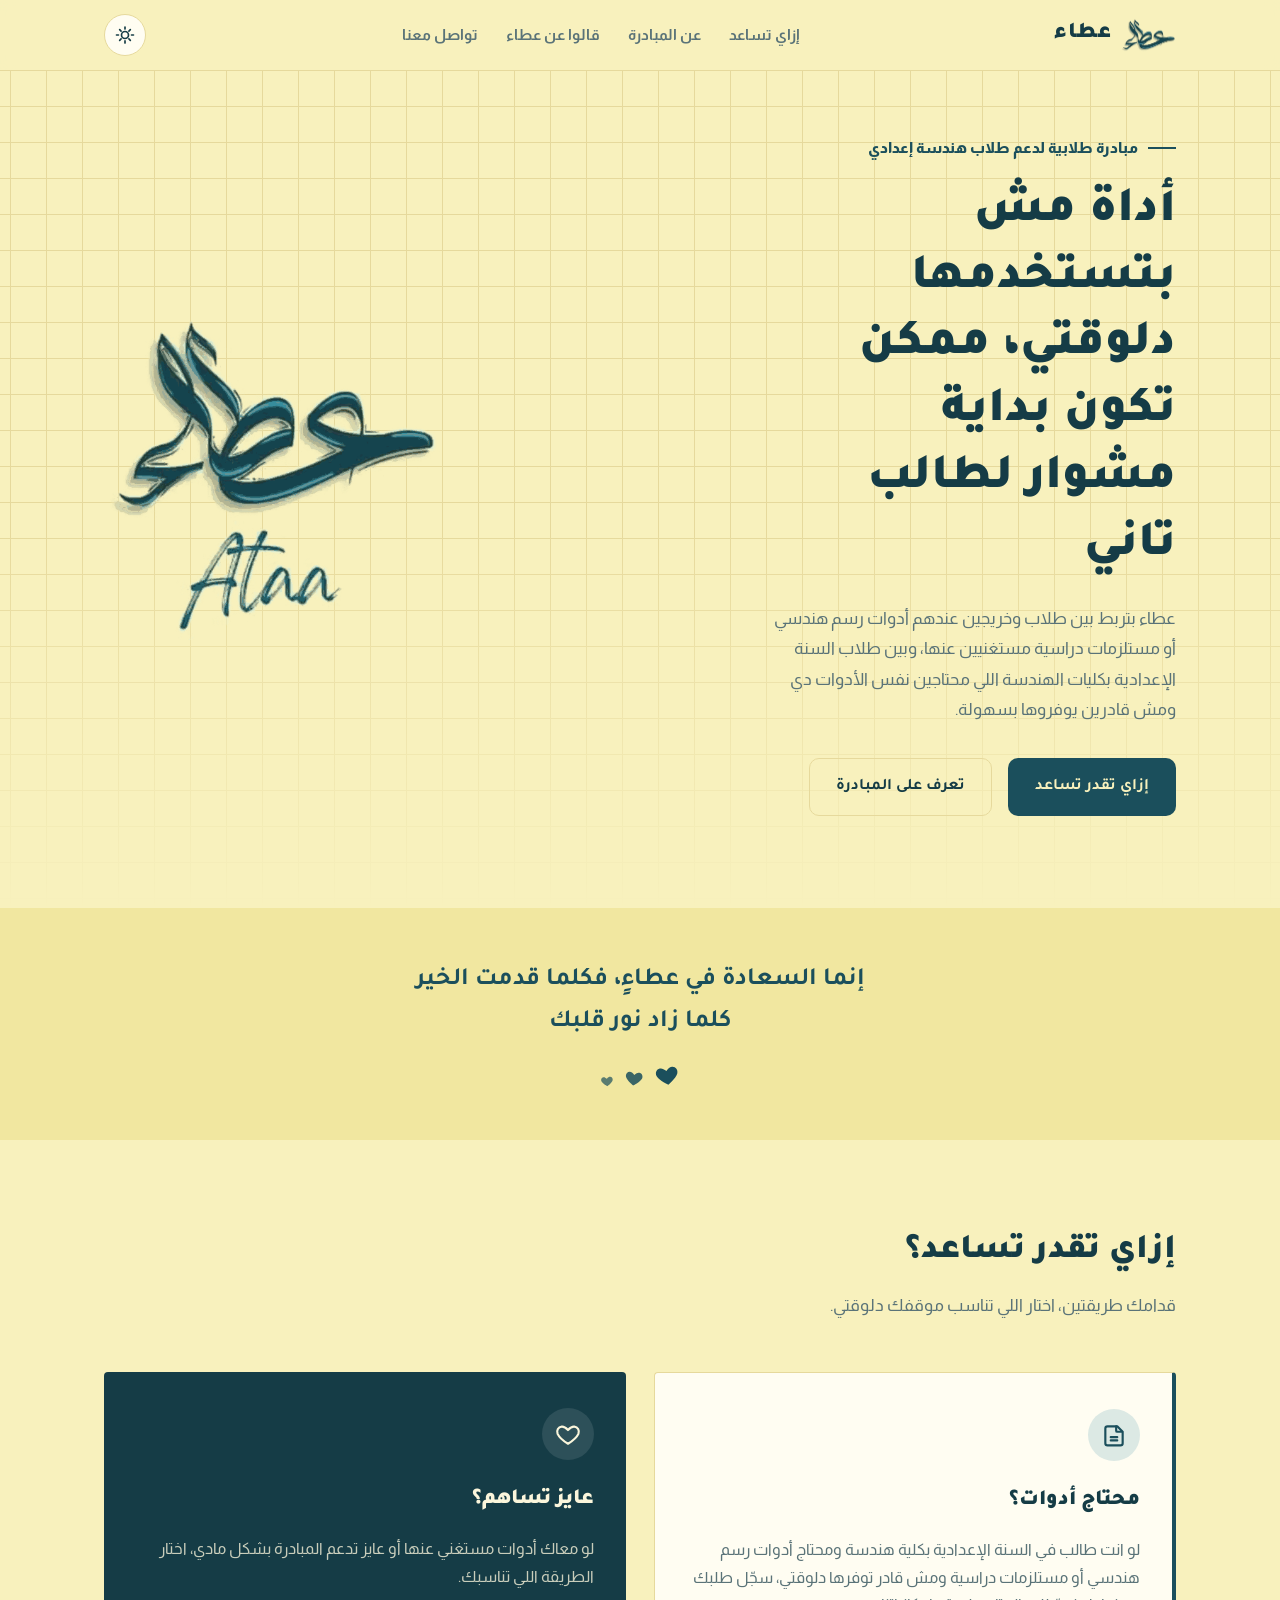
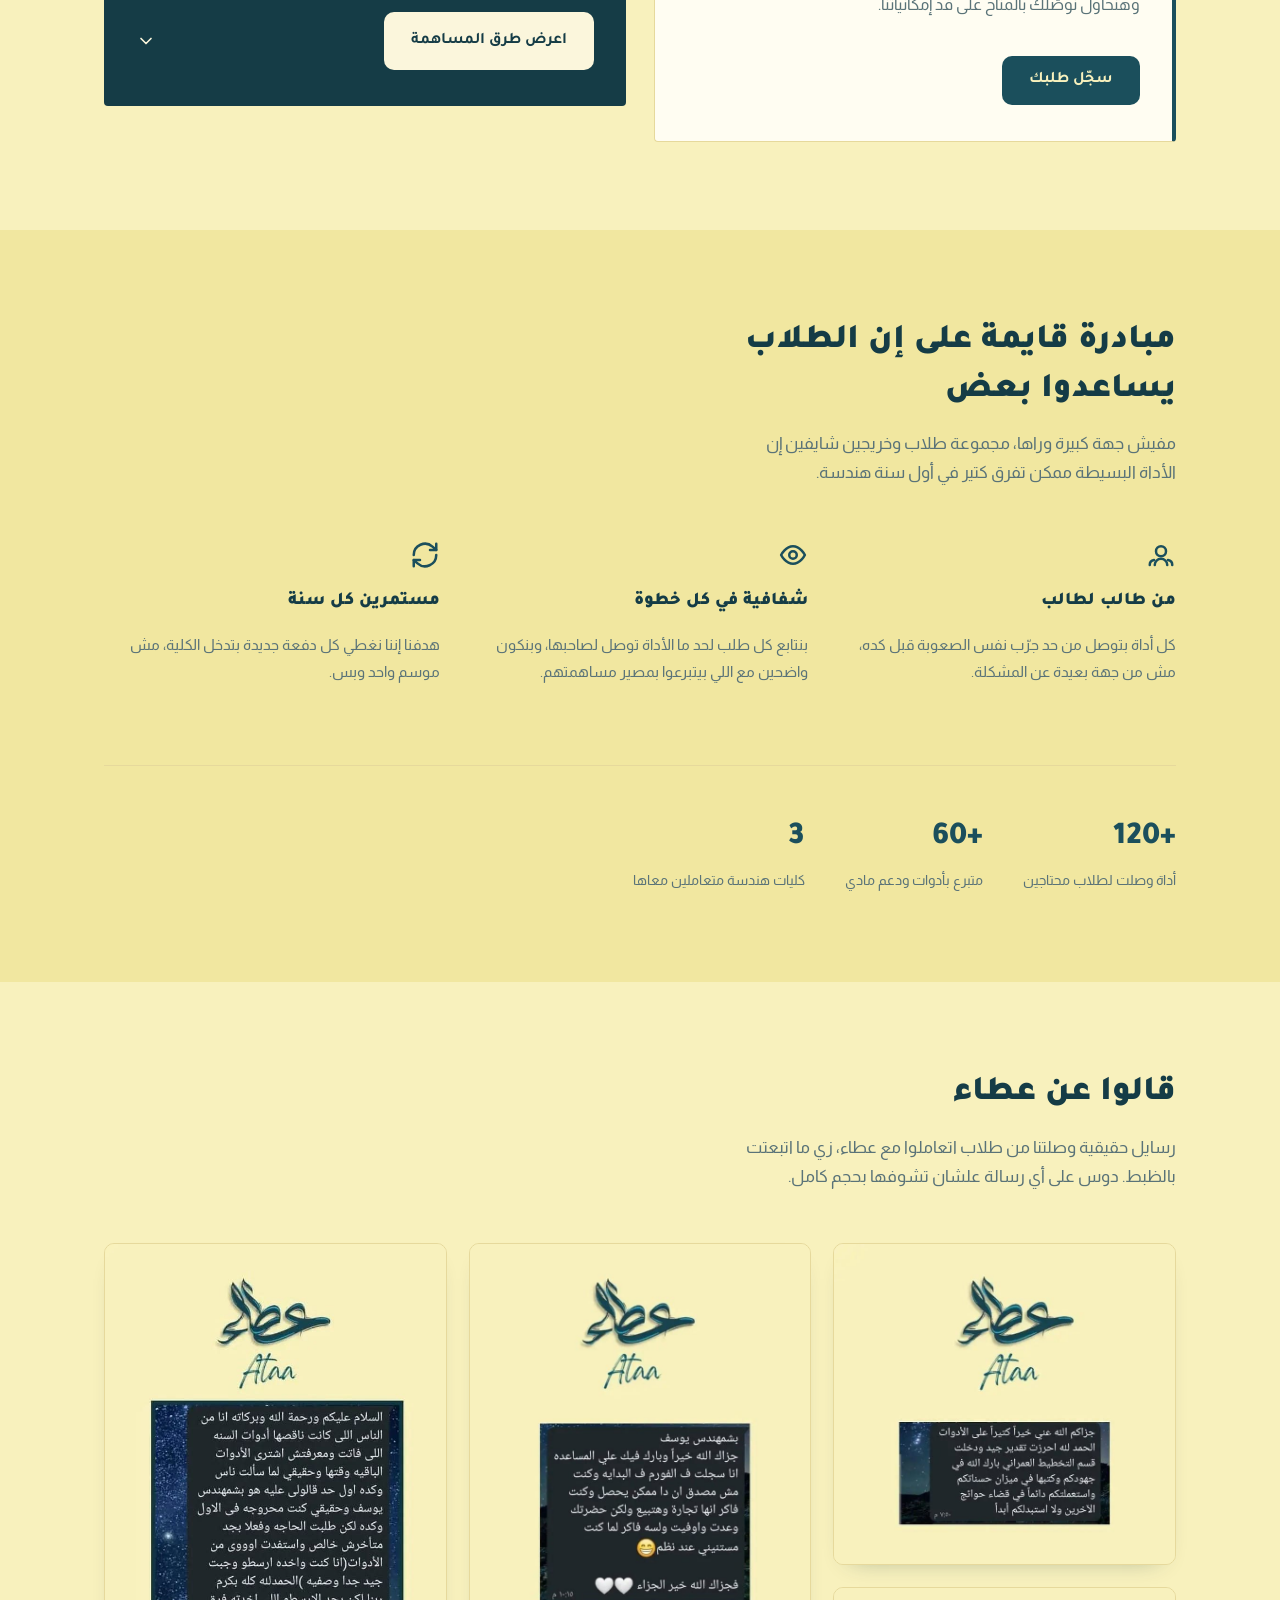
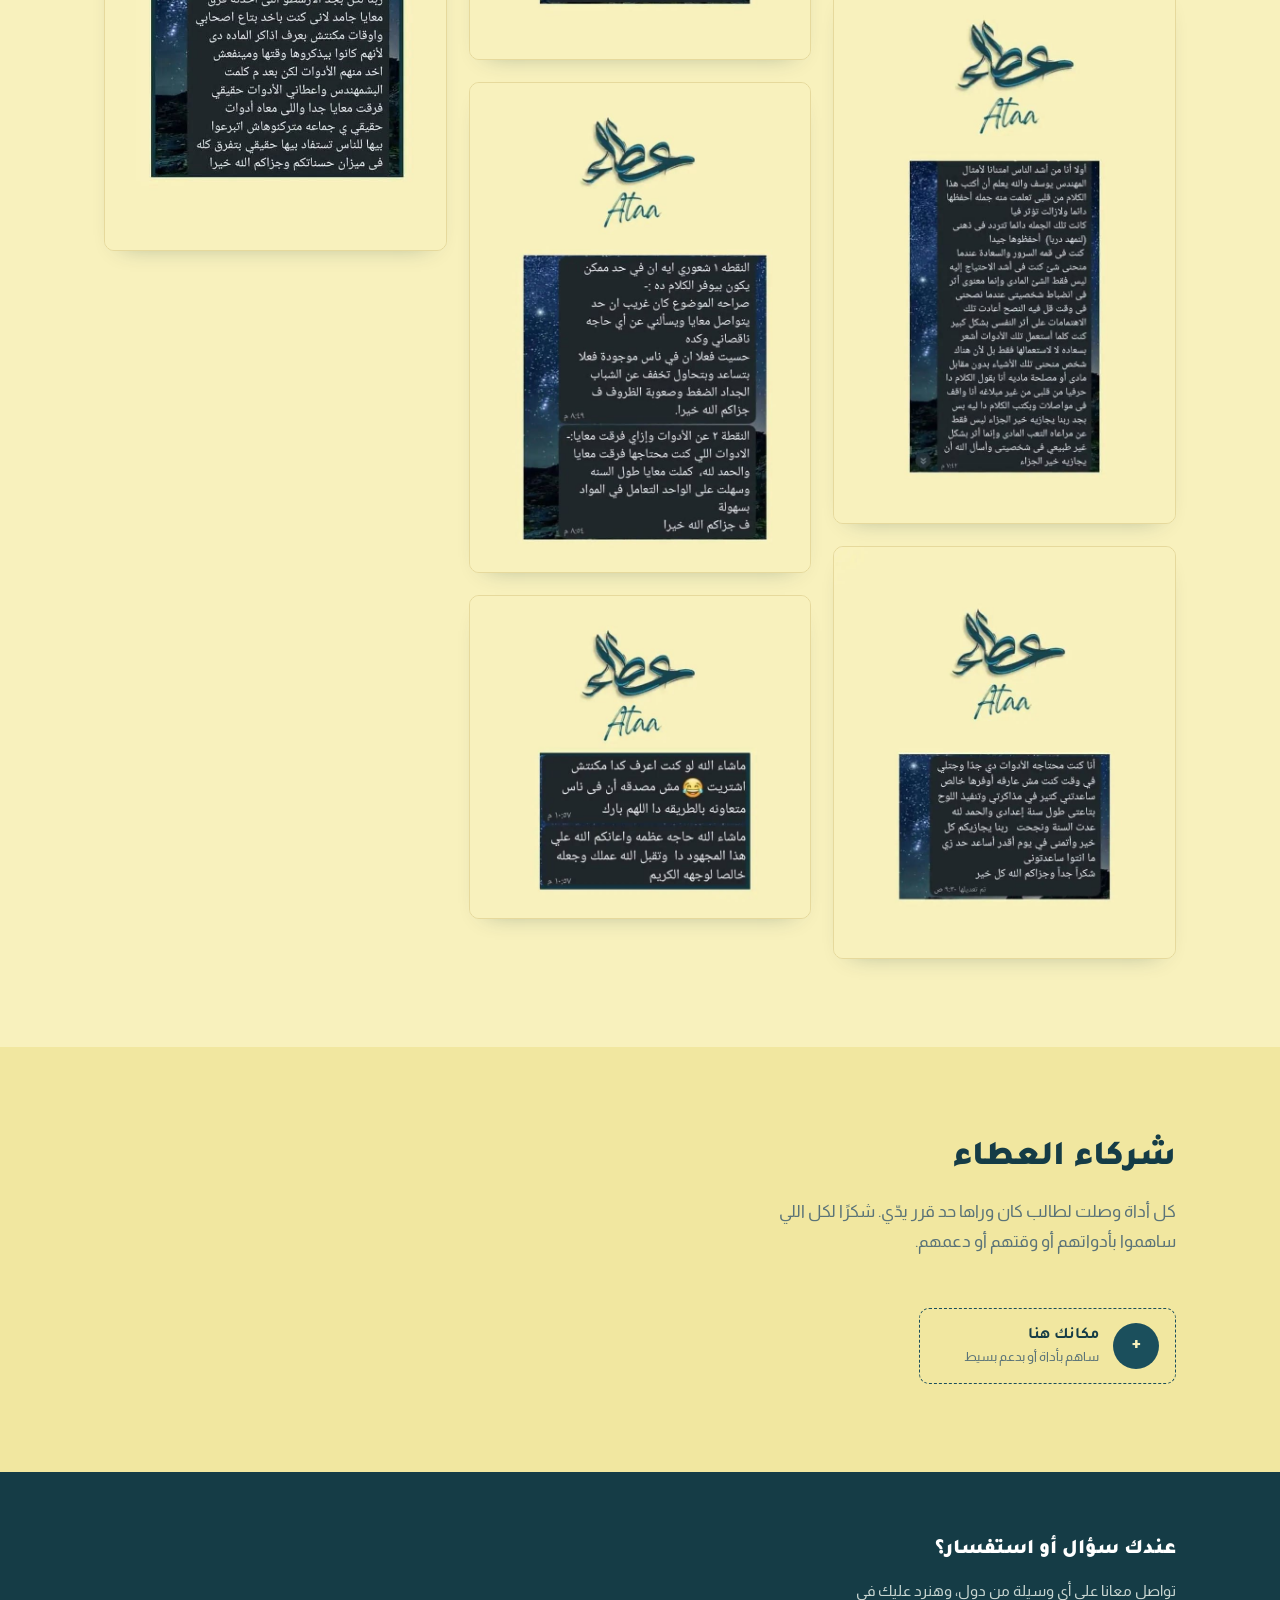
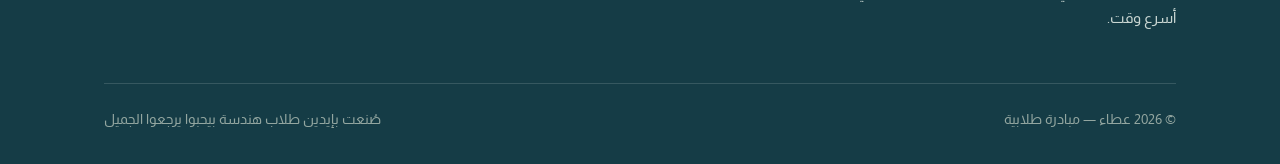
<file: index.html>
<!DOCTYPE html>
<html lang="ar" dir="rtl" data-theme="light">
<head>
<meta charset="UTF-8">
<meta name="viewport" content="width=device-width, initial-scale=1.0, viewport-fit=cover">
<title>عطاء | أدوات هندسية بإيد الطلاب لبعض</title>
<meta name="description" content="عطاء مبادرة طلابية بتوصّل أدوات الرسم الهندسي والمستلزمات الدراسية من الطلاب والخريجين المستغنيين عنها لطلاب السنة الإعدادية بكليات الهندسة اللي محتاجينها.">
<meta name="theme-color" content="#F8F1BD" media="(prefers-color-scheme: light)">
<meta name="theme-color" content="#0D2429" media="(prefers-color-scheme: dark)">

<meta property="og:type" content="website">
<meta property="og:locale" content="ar_EG">
<meta property="og:site_name" content="عطاء">
<meta property="og:title" content="عطاء | أدوات هندسية بإيد الطلاب لبعض">
<meta property="og:description" content="أداة مش بتستخدمها دلوقتي، ممكن تكون بداية مشوار لطالب تاني. اتبرع بأدواتك أو سجّل طلبك.">
<meta property="og:image" content="assets/og-image.jpg">
<meta property="og:image:width" content="1200">
<meta property="og:image:height" content="630">
<meta name="twitter:card" content="summary_large_image">

<link rel="icon" type="image/png" sizes="32x32" href="assets/icon-32.png">
<link rel="apple-touch-icon" href="assets/icon-180.png">
<link rel="manifest" href="site.webmanifest">

<link rel="preconnect" href="https://fonts.googleapis.com">
<link rel="preconnect" href="https://fonts.gstatic.com" crossorigin>
<link rel="stylesheet" href="https://fonts.googleapis.com/css2?family=Tajawal:wght@500;700;900&family=Almarai:wght@400;700;800&display=swap" media="print" onload="this.media='all'">
<noscript><link rel="stylesheet" href="https://fonts.googleapis.com/css2?family=Tajawal:wght@500;700;900&family=Almarai:wght@400;700;800&display=swap"></noscript>
<link rel="stylesheet" href="css/style.css">

<script>
  // يطبّق الوضع (ليلي/نهاري) قبل ظهور الصفحة علشان مايحصلش وميض
  (function () {
    var saved = null;
    try { saved = localStorage.getItem('ataa-theme'); } catch (e) {}
    var dark = saved ? saved === 'dark' : window.matchMedia('(prefers-color-scheme: dark)').matches;
    document.documentElement.setAttribute('data-theme', dark ? 'dark' : 'light');
  })();
</script>
<script src="js/config.js"></script>
<script src="js/main.js" defer></script>
</head>
<body>

<a class="skip-link" href="#main">انتقل للمحتوى</a>

<header class="site-nav">
  <div class="wrap nav-inner">
    <a class="brand" href="#top" aria-label="عطاء — الصفحة الرئيسية">
      <img class="brand-mark" src="assets/logo.png" width="220" height="137" alt="شعار عطاء">
      <span>عطاء</span>
    </a>
    <ul class="nav-links" id="navLinks">
      <li><a href="#help">إزاي تساعد</a></li>
      <li><a href="#about">عن المبادرة</a></li>
      <li><a href="#stories">قالوا عن عطاء</a></li>
      <li><a href="#contact">تواصل معنا</a></li>
    </ul>
    <div class="nav-actions">
      <button class="theme-toggle" id="themeToggle" aria-label="تبديل الوضع الليلي والنهاري" type="button">
        <svg class="icon-sun" viewBox="0 0 24 24" fill="none" stroke="currentColor" stroke-width="2" stroke-linecap="round"><circle cx="12" cy="12" r="4.2"/><path d="M12 2.5v2.4M12 19.1v2.4M4.2 12H1.8M22.2 12h-2.4M5.6 5.6l1.7 1.7M16.7 16.7l1.7 1.7M18.4 5.6l-1.7 1.7M7.3 16.7l-1.7 1.7"/></svg>
        <svg class="icon-moon" viewBox="0 0 24 24" fill="none" stroke="currentColor" stroke-width="2" stroke-linecap="round" stroke-linejoin="round"><path d="M20 14.3A8.4 8.4 0 1 1 9.7 4a6.6 6.6 0 0 0 10.3 10.3Z"/></svg>
      </button>
      <button class="menu-toggle" id="menuToggle" aria-label="القائمة" aria-expanded="false" aria-controls="navLinks" type="button">
        <svg class="icon-open" viewBox="0 0 24 24" fill="none" stroke="currentColor" stroke-width="2" stroke-linecap="round"><path d="M4 7h16M4 12h16M4 17h16"/></svg>
        <svg class="icon-close" viewBox="0 0 24 24" fill="none" stroke="currentColor" stroke-width="2" stroke-linecap="round"><path d="M6 6l12 12M18 6 6 18"/></svg>
      </button>
    </div>
  </div>
</header>

<main id="main">
<section class="hero" id="top">
  <div class="wrap hero-inner">
    <div>
      <div class="eyebrow-line hero-reveal"><span class="rule"></span>مبادرة طلابية لدعم طلاب هندسة إعدادي</div>
      <h1 class="hero-reveal d2">أداة مش بتستخدمها دلوقتي، ممكن تكون بداية مشوار لطالب تاني</h1>
      <p class="lede hero-reveal d3">
        عطاء بتربط بين طلاب وخريجين عندهم أدوات رسم هندسي أو مستلزمات دراسية مستغنيين عنها، وبين طلاب السنة الإعدادية بكليات الهندسة اللي محتاجين نفس الأدوات دي ومش قادرين يوفروها بسهولة.
      </p>
      <div class="hero-cta-row hero-reveal d3">
        <a href="#help" class="btn btn-primary">إزاي تقدر تساعد</a>
        <a href="#about" class="btn btn-ghost">تعرف على المبادرة</a>
      </div>
    </div>
    <div class="hero-art">
      <img src="assets/hero-art.png" width="480" height="463" alt="شعار عطاء" fetchpriority="high">
    </div>
  </div>
</section>

<div class="quote-strip">
  <div class="wrap">
    <p>إنما السعادة في عطاءٍ، فكلما قدمت الخير كلما زاد نور قلبك</p>
    <div class="quote-hearts" aria-hidden="true">
      <svg viewBox="0 0 24 24" fill="currentColor"><path d="M12 21s-7.5-4.5-9.6-9.1C1.2 8.6 3 5.5 6.2 5.2 8 5 9.7 5.9 12 8.3c2.3-2.4 4-3.3 5.8-3.1 3.2.3 5 3.4 3.8 6.7C19.5 16.5 12 21 12 21Z"/></svg>
      <svg viewBox="0 0 24 24" fill="currentColor"><path d="M12 21s-7.5-4.5-9.6-9.1C1.2 8.6 3 5.5 6.2 5.2 8 5 9.7 5.9 12 8.3c2.3-2.4 4-3.3 5.8-3.1 3.2.3 5 3.4 3.8 6.7C19.5 16.5 12 21 12 21Z"/></svg>
      <svg viewBox="0 0 24 24" fill="currentColor"><path d="M12 21s-7.5-4.5-9.6-9.1C1.2 8.6 3 5.5 6.2 5.2 8 5 9.7 5.9 12 8.3c2.3-2.4 4-3.3 5.8-3.1 3.2.3 5 3.4 3.8 6.7C19.5 16.5 12 21 12 21Z"/></svg>
    </div>
  </div>
</div>

<section class="section" id="help">
  <div class="wrap">
    <div class="section-head">
      <h2>إزاي تقدر تساعد؟</h2>
      <p>قدامك طريقتين، اختار اللي تناسب موقفك دلوقتي.</p>
    </div>

    <div class="help-grid">
      <!-- NEED TOOLS -->
      <div class="path-card path-need">
        <div class="path-icon">
          <svg viewBox="0 0 24 24" fill="none" stroke="currentColor" stroke-width="2" stroke-linecap="round" stroke-linejoin="round"><path d="M4 19.5V6a2 2 0 0 1 2-2h9l5 5v10.5a2 2 0 0 1-2 2H6a2 2 0 0 1-2-2Z"/><path d="M14 4v4a1 1 0 0 0 1 1h4"/><path d="M9 14h6M9 17h6"/></svg>
        </div>
        <h3>محتاج أدوات؟</h3>
        <p>
          لو انت طالب في السنة الإعدادية بكلية هندسة ومحتاج أدوات رسم هندسي أو مستلزمات دراسية ومش قادر توفرها دلوقتي، سجّل طلبك وهنحاول نوصّلك بالمتاح على قد إمكانياتنا.
        </p>
        <button type="button" class="btn btn-primary" data-open-dialog="requestDialog">سجّل طلبك</button>
      </div>

      <!-- WANT TO GIVE -->
      <div class="path-card path-give">
        <div class="path-icon">
          <svg viewBox="0 0 24 24" fill="none" stroke="currentColor" stroke-width="2" stroke-linecap="round" stroke-linejoin="round"><path d="M12 21s-7.5-4.5-9.6-9.1C1.2 8.6 3 5.5 6.2 5.2 8 5 9.7 5.9 12 8.3c2.3-2.4 4-3.3 5.8-3.1 3.2.3 5 3.4 3.8 6.7C19.5 16.5 12 21 12 21Z"/></svg>
        </div>
        <h3>عايز تساهم؟</h3>
        <p>
          لو معاك أدوات مستغني عنها أو عايز تدعم المبادرة بشكل مادي، اختار الطريقة اللي تناسبك.
        </p>
        <button class="give-toggle" id="giveToggle" aria-expanded="false" aria-controls="givePanel" type="button">
          <span class="btn btn-on-give">اعرض طرق المساهمة</span>
          <svg class="chev" viewBox="0 0 24 24" fill="none" stroke="currentColor" stroke-width="2" stroke-linecap="round" stroke-linejoin="round"><path d="m6 9 6 6 6-6"/></svg>
        </button>

        <div class="give-panel" id="givePanel" data-open="false">
          <div>
            <div class="give-options">
              <div class="give-option">
                <svg viewBox="0 0 24 24" fill="none" stroke="currentColor" stroke-width="2" stroke-linecap="round" stroke-linejoin="round"><rect x="2" y="6" width="20" height="12" rx="2"/><path d="M2 10h20"/></svg>
                <div class="go-text">
                  <strong>مساهمة مادية</strong>
                  <p>تبرع بمبلغ بسيط بيساعدنا نشتري أدوات جديدة للطلاب اللي طلباتهم متأخرة.</p>
                  <button type="button" class="btn btn-ghost" data-open-dialog="moneyDialog" tabindex="-1">ساهم دلوقتي</button>
                </div>
              </div>
              <div class="give-option">
                <svg viewBox="0 0 24 24" fill="none" stroke="currentColor" stroke-width="2" stroke-linecap="round" stroke-linejoin="round"><path d="M14.5 3.5 20.5 9.5 9.5 20.5 3.5 14.5Z"/><path d="M13 5 19 11"/></svg>
                <div class="go-text">
                  <strong>مساهمة بأدوات</strong>
                  <p>عندك أدوات رسم هندسي أو حاسبة أو كتب مستعملة بحالة كويسة؟ ابعتلنا تفاصيلها.</p>
                  <button type="button" class="btn btn-ghost" data-open-dialog="toolsDialog" tabindex="-1">أبلغ عن أدوات</button>
                </div>
              </div>
            </div>
          </div>
        </div>
      </div>
    </div>
  </div>
</section>

<section class="section" id="about" style="background:var(--bg-alt);">
  <div class="wrap">
    <div class="section-head">
      <h2>مبادرة قايمة على إن الطلاب يساعدوا بعض</h2>
      <p>مفيش جهة كبيرة وراها، مجموعة طلاب وخريجين شايفين إن الأداة البسيطة ممكن تفرق كتير في أول سنة هندسة.</p>
    </div>

    <div class="values-row">
      <div class="value-item">
        <svg viewBox="0 0 24 24" fill="none" stroke="currentColor" stroke-width="2" stroke-linecap="round" stroke-linejoin="round"><path d="M17 20a4 4 0 0 0-10 0"/><circle cx="12" cy="9" r="4"/><path d="M21 20a4 4 0 0 0-3.4-4M6.4 16A4 4 0 0 0 3 20"/></svg>
        <h3>من طالب لطالب</h3>
        <p>كل أداة بتوصل من حد جرّب نفس الصعوبة قبل كده، مش من جهة بعيدة عن المشكلة.</p>
      </div>
      <div class="value-item">
        <svg viewBox="0 0 24 24" fill="none" stroke="currentColor" stroke-width="2" stroke-linecap="round" stroke-linejoin="round"><path d="M2.5 12S6 5 12 5s9.5 7 9.5 7-3.5 7-9.5 7-9.5-7-9.5-7Z"/><circle cx="12" cy="12" r="3"/></svg>
        <h3>شفافية في كل خطوة</h3>
        <p>بنتابع كل طلب لحد ما الأداة توصل لصاحبها، وبنكون واضحين مع اللي بيتبرعوا بمصير مساهمتهم.</p>
      </div>
      <div class="value-item">
        <svg viewBox="0 0 24 24" fill="none" stroke="currentColor" stroke-width="2" stroke-linecap="round" stroke-linejoin="round"><path d="M3 12a9 9 0 0 1 15-6.7L21 8"/><path d="M21 12a9 9 0 0 1-15 6.7L3 16"/><path d="M21 3v5h-5M3 21v-5h5"/></svg>
        <h3>مستمرين كل سنة</h3>
        <p>هدفنا إننا نغطي كل دفعة جديدة بتدخل الكلية، مش موسم واحد وبس.</p>
      </div>
    </div>

    <!-- عدّلي الأرقام دي بالأرقام الحقيقية للمبادرة -->
    <div class="stats-strip">
      <div class="stat"><b>+120</b><span>أداة وصلت لطلاب محتاجين</span></div>
      <div class="stat"><b>+60</b><span>متبرع بأدوات ودعم مادي</span></div>
      <div class="stat"><b>3</b><span>كليات هندسة متعاملين معاها</span></div>
    </div>
  </div>
</section>

<!-- ================= آراء الناس ================= -->
<section class="section" id="stories">
  <div class="wrap">
    <div class="section-head">
      <h2>قالوا عن عطاء</h2>
      <p>رسايل حقيقية وصلتنا من طلاب اتعاملوا مع عطاء، زي ما اتبعتت بالظبط. دوس على أي رسالة علشان تشوفها بحجم كامل.</p>
    </div>

    <p class="stories-hint" aria-hidden="true">اسحب علشان تشوف باقي الرسايل ←</p>
    <!-- لإضافة رسالة جديدة: حطي الصورة في assets/stories وانسخي أي <figure class="story-card"> وغيّري رقم الصورة -->
    <div class="stories" id="storiesList">
      <figure class="story-card">
        <button type="button" class="story-open" data-index="0" aria-label="عرض الرسالة 1 بحجم كامل">
          <img src="assets/stories/story-1.jpg" width="720" height="675" loading="lazy" decoding="async" alt="رسالة شكر لعطاء: جزاكم الله عني خيراً كتيراً على الأدوات. الحمد لله أحرزت تقدير جيد ودخلت قسم التخطيط العمراني. بارك الله في جهودكم وكتبها في ميزان حسناتكم، واستعملكم دائماً في قضاء حوائج الآخرين ولا استبدلكم أبداً.">
        </button>
      </figure>
      <figure class="story-card">
        <button type="button" class="story-open" data-index="1" aria-label="عرض الرسالة 2 بحجم كامل">
          <img src="assets/stories/story-2.jpg" width="700" height="1100" loading="lazy" decoding="async" alt="رسالة شكر لعطاء: أولًا أنا من أشد الناس امتنانًا لأمثال المهندس يوسف، والله يعلم إني أكتب هذا الكلام من قلبي. تعلمت منه جملة أحفظها دائمًا ولازالت تؤثر فيا، كانت دايمًا بتتردد في ذهني: «لنمهد دربًا». احفظوها جيدًا. كنت في قمة السرور والسعادة عندما منحني شيء كنت في أشد الاحتياج إليه، ليس فقط الشيء المادي وإنما معنوي أثّر في انضباط شخصيتي، عندما نصحني في وقت قل فيه النصح. كنت كلما أستعمل تلك الأدوات أشعر بسعادة، لا لاستعمالها فقط، بل لأن هناك شخص منحني تلك الأشياء بدون مقابل مادي أو مصلحة. أنا بقول الكلام دا حرفيًا من قلبي من غير مبالغة، أنا واقف في المواصلات وبكتب الكلام دا. بجد ربنا يجازيه خير الجزاء، ليس فقط عن مراعاة التعب المادي، وإنما أثّر بشكل غير طبيعي في شخصيتي.">
        </button>
      </figure>
      <figure class="story-card">
        <button type="button" class="story-open" data-index="2" aria-label="عرض الرسالة 3 بحجم كامل">
          <img src="assets/stories/story-3.jpg" width="720" height="869" loading="lazy" decoding="async" alt="رسالة شكر لعطاء: أنا كنت محتاجه الأدوات دي جدًا وجتلي في وقت كنت مش عارفه أوفرها خالص. ساعدتني كتير في مذاكرتي وتنفيذ اللوح بتاعتي طول سنة إعدادي، والحمد لله عدت السنة ونجحت. ربنا يجازيكم كل خير، وأتمنى في يوم أقدر أساعد حد زي ما انتوا ساعدتوني. شكراً جداً وجزاكم الله كل خير.">
        </button>
      </figure>
      <figure class="story-card">
        <button type="button" class="story-open" data-index="3" aria-label="عرض الرسالة 4 بحجم كامل">
          <img src="assets/stories/story-4.jpg" width="720" height="876" loading="lazy" decoding="async" alt="رسالة شكر لعطاء: بشمهندس يوسف، جزاك الله خيراً وبارك فيك على المساعدة. أنا سجلت في الفورم في البداية وكنت مش مصدق إن دا ممكن يحصل، وكنت فاكر إنها تجارة وهتبيع. لكن حضرتك وعدت وأوفيت، ولسه فاكر لما كنت مستنيني عند نظم 😁 فجزاك الله خير الجزاء 🤍🤍">
        </button>
      </figure>
      <figure class="story-card">
        <button type="button" class="story-open" data-index="4" aria-label="عرض الرسالة 5 بحجم كامل">
          <img src="assets/stories/story-5.jpg" width="720" height="1035" loading="lazy" decoding="async" alt="رسالة شكر لعطاء: شعوري إن في حد بيوفر الكلام ده: صراحة الموضوع كان غريب إن حد يتواصل معايا ويسألني عن أي حاجة ناقصاني. حسيت فعلًا إن في ناس موجودة بتساعد وبتحاول تخفف عن الشباب الجداد الضغط وصعوبة الظروف. عن الأدوات وإزاي فرقت معايا: الأدوات اللي كنت محتاجها فرقت معايا والحمد لله، كملت معايا طول السنة وسهلت عليا التعامل في المواد. فجزاكم الله خيرًا.">
        </button>
      </figure>
      <figure class="story-card">
        <button type="button" class="story-open" data-index="5" aria-label="عرض الرسالة 6 بحجم كامل">
          <img src="assets/stories/story-6.jpg" width="720" height="680" loading="lazy" decoding="async" alt="رسالة شكر لعطاء: ماشاء الله، لو كنت أعرف كدا مكنتش اشتريت 😂 مش مصدقة إن في ناس متعاونة بالطريقة دي، اللهم بارك. ماشاء الله حاجة عظمة، وأعانكم الله على هذا المجهود، وتقبل الله عملكم وجعله خالصًا لوجهه الكريم.">
        </button>
      </figure>
      <figure class="story-card">
        <button type="button" class="story-open" data-index="6" aria-label="عرض الرسالة 7 بحجم كامل">
          <img src="assets/stories/story-7.jpg" width="619" height="1100" loading="lazy" decoding="async" alt="رسالة شكر لعطاء: السلام عليكم ورحمة الله وبركاته. أنا من الناس اللي كانت ناقصها أدوات السنة اللي فاتت ومعرفتش أشتري الأدوات الباقية وقتها. لما سألت ناس، أول حد قالولي عليه هو بشمهندس يوسف. كنت محروجة في الأول، لكن طلبت الحاجة وفعلًا بجد متأخرش خالص، واستفدت أوي من الأدوات. أنا كنت واخدة أرسطو وجبت جيد جدًا وصفية، الحمد لله كله بكرم ربنا. لكن الأرسطو اللي أخدته فرق معايا جامد، لأني كنت باخد بتاع أصحابي، وأوقات مكنتش بعرف أذاكر المادة دي لأنهم كانوا بيذاكروها وقتها ومينفعش آخد منهم الأدوات. اللي معاه أدوات، حقيقي يا جماعة متركنوهاش، اتبرعوا بيها للناس تستفاد بيها. حقيقي بتفرق. كله في ميزان حسناتكم، وجزاكم الله خيرًا.">
        </button>
      </figure>
    </div>
  </div>
</section>

<!-- ================= المساهمين ================= -->
<section class="section" id="contributors" style="background:var(--bg-alt);">
  <div class="wrap">
    <div class="section-head">
      <h2>شركاء العطاء</h2>
      <p>كل أداة وصلت لطالب كان وراها حد قرر يدّي. شكرًا لكل اللي ساهموا بأدواتهم أو وقتهم أو دعمهم.</p>
    </div>
    <!-- الأسماء بتتكتب في js/config.js في خانة contributors -->
    <ul class="contributors" id="contributorsList"></ul>
  </div>
</section>
</main>

<footer id="contact">
  <div class="wrap">
    <div class="footer-top">
      <div>
        <h3>عندك سؤال أو استفسار؟</h3>
        <p>تواصل معانا على أي وسيلة من دول، وهنرد عليك في أسرع وقت.</p>
      </div>
      <div class="footer-contact">
        <a data-contact="email" hidden>
          <svg viewBox="0 0 24 24" fill="none" stroke="currentColor" stroke-width="2" stroke-linecap="round" stroke-linejoin="round"><rect x="2" y="4" width="20" height="16" rx="2"/><path d="m2 6 10 7L22 6"/></svg>
          <span class="ltr" data-contact-text></span>
        </a>
        <a data-contact="phone" hidden>
          <svg viewBox="0 0 24 24" fill="none" stroke="currentColor" stroke-width="2" stroke-linecap="round" stroke-linejoin="round"><path d="M22 16.9v3a2 2 0 0 1-2.2 2A19.8 19.8 0 0 1 3.1 4.2 2 2 0 0 1 5 2h3a2 2 0 0 1 2 1.7c.1 1 .3 2 .6 2.9a2 2 0 0 1-.4 2.1L9 10a16 16 0 0 0 5 5l1.3-1.2a2 2 0 0 1 2.1-.4c.9.3 1.9.5 2.9.6a2 2 0 0 1 1.7 2Z"/></svg>
          <span class="ltr" data-contact-text></span>
        </a>
        <a data-contact="whatsapp" target="_blank" rel="noopener" hidden>
          <svg viewBox="0 0 24 24" fill="none" stroke="currentColor" stroke-width="2" stroke-linecap="round" stroke-linejoin="round"><path d="M3.5 20.5 5 16a8.5 8.5 0 1 1 3.2 3.1Z"/><path d="M9 9.5c0 3 2.5 5.5 5.5 5.5l1.2-1.4-2-1-.8.8a4 4 0 0 1-2.3-2.3l.8-.8-1-2L9 9.5Z"/></svg>
          <span>راسلنا على واتساب</span>
        </a>
        <div class="social-row" style="margin-top:8px;">
          <a data-contact="facebook" target="_blank" rel="noopener" aria-label="فيسبوك" hidden><svg viewBox="0 0 24 24" fill="currentColor"><path d="M13.5 21v-7.7h2.6l.4-3h-3v-1.9c0-.9.2-1.5 1.5-1.5h1.6V4.2c-.3 0-1.2-.1-2.3-.1-2.3 0-3.8 1.4-3.8 3.9V10.3H8v3h2.5V21h3Z"/></svg></a>
          <a data-contact="instagram" target="_blank" rel="noopener" aria-label="إنستجرام" hidden><svg viewBox="0 0 24 24" fill="none" stroke="currentColor" stroke-width="2"><rect x="3" y="3" width="18" height="18" rx="5"/><circle cx="12" cy="12" r="3.6"/><circle cx="17.2" cy="6.8" r="1"/></svg></a>
        </div>
      </div>
    </div>
    <div class="footer-bottom">
      <span>© <span id="year">2026</span> عطاء — مبادرة طلابية</span>
      <span>صُنعت بإيدين طلاب هندسة بيحبوا يرجعوا الجميل</span>
    </div>
  </div>
</footer>

<!-- ================= نافذة: طلب أدوات ================= -->
<dialog class="sheet" id="requestDialog" aria-labelledby="requestTitle">
  <div class="sheet-head">
    <div>
      <h2 id="requestTitle">سجّل طلبك</h2>
      <p>املا البيانات دي وهنتواصل معاك أول ما نلاقي الأدوات اللي محتاجها.</p>
    </div>
    <button type="button" class="sheet-close" data-close-dialog aria-label="إغلاق">
      <svg viewBox="0 0 24 24" fill="none" stroke="currentColor" stroke-width="2" stroke-linecap="round"><path d="M6 6l12 12M18 6 6 18"/></svg>
    </button>
  </div>
  <div class="sheet-body">
    <form class="ataa-form" data-form-type="طلب أدوات" novalidate>
      <div class="form-grid">
        <div class="field">
          <label for="rq-name">الاسم <span class="req">*</span></label>
          <input id="rq-name" name="الاسم" type="text" autocomplete="name" required maxlength="80">
          <span class="error"></span>
        </div>
        <div class="field">
          <label for="rq-phone">رقم الموبايل (واتساب) <span class="req">*</span></label>
          <input id="rq-phone" name="الموبايل" type="tel" inputmode="tel" autocomplete="tel" required placeholder="01xxxxxxxxx" data-validate="phone">
          <span class="error"></span>
        </div>
        <div class="field">
          <label for="rq-college">الجامعة / الكلية <span class="req">*</span></label>
          <input id="rq-college" name="الكلية" type="text" required maxlength="120" placeholder="مثال: هندسة القاهرة">
          <span class="error"></span>
        </div>
        <div class="field">
          <label for="rq-city">المحافظة / المدينة <span class="req">*</span></label>
          <input id="rq-city" name="المحافظة" type="text" required maxlength="80">
          <span class="error"></span>
        </div>
        <fieldset class="field full" data-group-required>
          <legend>الأدوات اللي محتاجها <span class="req">*</span></legend>
          <div class="chips">
            <label class="chip"><input type="checkbox" name="الأدوات" value="لوحة رسم (بورد)"><span>لوحة رسم (بورد)</span></label>
            <label class="chip"><input type="checkbox" name="الأدوات" value="مسطرة T"><span>مسطرة T</span></label>
            <label class="chip"><input type="checkbox" name="الأدوات" value="طقم مثلثات"><span>طقم مثلثات</span></label>
            <label class="chip"><input type="checkbox" name="الأدوات" value="برجل"><span>برجل</span></label>
            <label class="chip"><input type="checkbox" name="الأدوات" value="منقلة"><span>منقلة</span></label>
            <label class="chip"><input type="checkbox" name="الأدوات" value="أقلام رسم هندسي"><span>أقلام رسم هندسي</span></label>
            <label class="chip"><input type="checkbox" name="الأدوات" value="آلة حاسبة علمية"><span>آلة حاسبة علمية</span></label>
            <label class="chip"><input type="checkbox" name="الأدوات" value="كتب ومذكرات"><span>كتب ومذكرات</span></label>
            <label class="chip"><input type="checkbox" name="الأدوات" value="حاجة تانية"><span>حاجة تانية</span></label>
          </div>
          <span class="error"></span>
        </fieldset>
        <div class="field full">
          <label for="rq-notes">تفاصيل إضافية</label>
          <textarea id="rq-notes" name="ملاحظات" maxlength="800" placeholder="اكتب أي تفاصيل تساعدنا، زي نوع الحاسبة أو مقاس اللوحة"></textarea>
        </div>
      </div>
      <div class="hp-field" aria-hidden="true"><label>اترك الخانة دي فاضية<input type="text" name="_hp" tabindex="-1" autocomplete="off"></label></div>
      <div class="form-actions">
        <button type="submit" class="btn btn-primary">ابعت الطلب</button>
        <button type="button" class="btn btn-ghost" data-close-dialog>إلغاء</button>
      </div>
      <p class="form-note">بياناتك بتوصل لفريق عطاء بس، وبنستخدمها علشان نتواصل معاك بخصوص طلبك.</p>
    </form>
  </div>
</dialog>

<!-- ================= نافذة: التبرع بأدوات ================= -->
<dialog class="sheet" id="toolsDialog" aria-labelledby="toolsTitle">
  <div class="sheet-head">
    <div>
      <h2 id="toolsTitle">أبلغ عن أدوات</h2>
      <p>قولنا عندك إيه وهنتفق معاك على طريقة الاستلام.</p>
    </div>
    <button type="button" class="sheet-close" data-close-dialog aria-label="إغلاق">
      <svg viewBox="0 0 24 24" fill="none" stroke="currentColor" stroke-width="2" stroke-linecap="round"><path d="M6 6l12 12M18 6 6 18"/></svg>
    </button>
  </div>
  <div class="sheet-body">
    <form class="ataa-form" data-form-type="تبرع بأدوات" novalidate>
      <div class="form-grid">
        <div class="field">
          <label for="tl-name">الاسم <span class="req">*</span></label>
          <input id="tl-name" name="الاسم" type="text" autocomplete="name" required maxlength="80">
          <span class="error"></span>
        </div>
        <div class="field">
          <label for="tl-phone">رقم الموبايل (واتساب) <span class="req">*</span></label>
          <input id="tl-phone" name="الموبايل" type="tel" inputmode="tel" autocomplete="tel" required placeholder="01xxxxxxxxx" data-validate="phone">
          <span class="error"></span>
        </div>
        <div class="field full">
          <label for="tl-city">المحافظة / المدينة <span class="req">*</span></label>
          <input id="tl-city" name="المحافظة" type="text" required maxlength="80">
          <span class="error"></span>
        </div>
        <fieldset class="field full" data-group-required>
          <legend>الأدوات اللي عندك <span class="req">*</span></legend>
          <div class="chips">
            <label class="chip"><input type="checkbox" name="الأدوات" value="لوحة رسم (بورد)"><span>لوحة رسم (بورد)</span></label>
            <label class="chip"><input type="checkbox" name="الأدوات" value="مسطرة T"><span>مسطرة T</span></label>
            <label class="chip"><input type="checkbox" name="الأدوات" value="طقم مثلثات"><span>طقم مثلثات</span></label>
            <label class="chip"><input type="checkbox" name="الأدوات" value="برجل"><span>برجل</span></label>
            <label class="chip"><input type="checkbox" name="الأدوات" value="منقلة"><span>منقلة</span></label>
            <label class="chip"><input type="checkbox" name="الأدوات" value="أقلام رسم هندسي"><span>أقلام رسم هندسي</span></label>
            <label class="chip"><input type="checkbox" name="الأدوات" value="آلة حاسبة علمية"><span>آلة حاسبة علمية</span></label>
            <label class="chip"><input type="checkbox" name="الأدوات" value="كتب ومذكرات"><span>كتب ومذكرات</span></label>
            <label class="chip"><input type="checkbox" name="الأدوات" value="حاجة تانية"><span>حاجة تانية</span></label>
          </div>
          <span class="error"></span>
        </fieldset>
        <div class="field">
          <label for="tl-condition">حالة الأدوات <span class="req">*</span></label>
          <select id="tl-condition" name="الحالة" required>
            <option value="">اختار...</option>
            <option>زي الجديدة</option>
            <option>مستعملة بحالة كويسة</option>
            <option>محتاجة تصليح بسيط</option>
          </select>
          <span class="error"></span>
        </div>
        <div class="field">
          <label for="tl-delivery">طريقة التسليم <span class="req">*</span></label>
          <select id="tl-delivery" name="التسليم" required>
            <option value="">اختار...</option>
            <option>هسلّمها بنفسي</option>
            <option>محتاج حد يستلمها مني</option>
            <option>نتفق بعدين</option>
          </select>
          <span class="error"></span>
        </div>
        <div class="field full">
          <label for="tl-notes">تفاصيل إضافية</label>
          <textarea id="tl-notes" name="ملاحظات" maxlength="800" placeholder="مثلاً: عدد القطع، نوع الحاسبة، مواعيد تناسبك للتسليم"></textarea>
        </div>
      </div>
      <div class="hp-field" aria-hidden="true"><label>اترك الخانة دي فاضية<input type="text" name="_hp" tabindex="-1" autocomplete="off"></label></div>
      <div class="form-actions">
        <button type="submit" class="btn btn-primary">ابعت التفاصيل</button>
        <button type="button" class="btn btn-ghost" data-close-dialog>إلغاء</button>
      </div>
      <p class="form-note">شكرًا إنك فكرت في غيرك. هنتواصل معاك على الرقم اللي كتبته.</p>
    </form>
  </div>
</dialog>

<!-- ================= نافذة: المساهمة المادية ================= -->
<dialog class="sheet" id="moneyDialog" aria-labelledby="moneyTitle">
  <div class="sheet-head">
    <div>
      <h2 id="moneyTitle">مساهمة مادية</h2>
      <p>أي مبلغ مهما كان بسيط بيفرق. كل جنيه بيروح لأدوات للطلاب.</p>
    </div>
    <button type="button" class="sheet-close" data-close-dialog aria-label="إغلاق">
      <svg viewBox="0 0 24 24" fill="none" stroke="currentColor" stroke-width="2" stroke-linecap="round"><path d="M6 6l12 12M18 6 6 18"/></svg>
    </button>
  </div>
  <div class="sheet-body">
    <div class="pay-list" id="payList"></div>
    <p class="form-note" id="payNote">بعد التحويل ابعتلنا صورة الإيصال علشان نأكد وصول مساهمتك ونقولك وصلت لمين.</p>
    <div class="form-actions" id="payActions"></div>
  </div>
</dialog>

<!-- ================= عارض صور الآراء ================= -->
<dialog class="viewer" id="storyViewer" aria-label="رسايل الطلاب">
  <button type="button" class="viewer-btn viewer-close" data-close-dialog aria-label="إغلاق">
    <svg viewBox="0 0 24 24" fill="none" stroke="currentColor" stroke-width="2" stroke-linecap="round"><path d="M6 6l12 12M18 6 6 18"/></svg>
  </button>
  <button type="button" class="viewer-btn viewer-prev" id="viewerPrev" aria-label="الرسالة السابقة">
    <svg viewBox="0 0 24 24" fill="none" stroke="currentColor" stroke-width="2" stroke-linecap="round" stroke-linejoin="round"><path d="m9 6 6 6-6 6"/></svg>
  </button>
  <figure class="viewer-stage">
    <img id="viewerImg" alt="">
    <figcaption id="viewerCount"></figcaption>
  </figure>
  <button type="button" class="viewer-btn viewer-next" id="viewerNext" aria-label="الرسالة التالية">
    <svg viewBox="0 0 24 24" fill="none" stroke="currentColor" stroke-width="2" stroke-linecap="round" stroke-linejoin="round"><path d="m15 6-6 6 6 6"/></svg>
  </button>
</dialog>

<div class="toast" id="toast" role="status" aria-live="polite"></div>

</body>
</html>
</file>
<file: css/style.css>
:root{
  --bg:#F8F1BD;
  --bg-alt:#F1E7A0;
  --surface:#FFFDF2;
  --ink:#153C46;
  --ink-soft:#5A7378;
  --teal:#1B4F5C;
  --teal-deep:#0F343D;
  --teal-tint:#DCE9E4;
  --border:#E6D99C;

  --give-bg:#153C46;
  --give-ink:#FBF6DC;
  --give-ink-soft:rgba(251,246,220,0.78);
  --give-option-bg:rgba(255,255,255,0.10);
  --give-divider:rgba(251,246,220,0.25);
  --give-ghost-border:rgba(251,246,220,0.4);

  --footer-bg:#153C46;
  --footer-accent:#D9CB86;
  color-scheme: light;
}
html[data-theme="dark"]{
  --bg:#0D2429;
  --bg-alt:#11303A;
  --surface:#153640;
  --ink:#F3EDC7;
  --ink-soft:#AFC0BE;
  --teal:#75ACB4;
  --teal-deep:#4C848C;
  --teal-tint:#1B3C42;
  --border:#22474F;

  --give-bg:#F3EDC7;
  --give-ink:#173F49;
  --give-ink-soft:rgba(23,63,73,0.72);
  --give-option-bg:rgba(23,63,73,0.08);
  --give-divider:rgba(23,63,73,0.2);
  --give-ghost-border:rgba(23,63,73,0.35);

  --footer-bg:#0A2126;
  --footer-accent:#D9CB86;
  color-scheme: dark;
}

*{box-sizing:border-box;}
html{scroll-behavior:auto;}
@media (prefers-reduced-motion: no-preference){
  html{scroll-behavior:smooth;}
}
body{
  margin:0;
  background:var(--bg);
  color:var(--ink);
  font-family:'Almarai', sans-serif;
  line-height:1.75;
  transition:background .35s ease, color .35s ease;
}
h1,h2,h3{
  font-family:'Tajawal', sans-serif;
  font-weight:900;
  margin:0;
  color:var(--ink);
}
a{color:inherit;}
img,svg{display:block;}
.wrap{
  max-width:1120px;
  margin-inline:auto;
  padding-inline:24px;
}
.visually-hidden{
  position:absolute; width:1px; height:1px; overflow:hidden;
  clip:rect(0 0 0 0); white-space:nowrap;
}
:focus-visible{
  outline:3px solid var(--teal);
  outline-offset:3px;
}

/* ---------- NAV ---------- */
header.site-nav{
  position:sticky; top:0; z-index:50;
  background:color-mix(in srgb, var(--bg) 88%, transparent);
  backdrop-filter:blur(8px);
  border-bottom:1px solid var(--border);
}
.nav-inner{
  display:flex; align-items:center; justify-content:space-between;
  padding-block:14px;
}
.brand{
  display:flex; align-items:center; gap:10px;
  font-family:'Tajawal', sans-serif; font-weight:900; font-size:1.4rem;
  letter-spacing:.5px;
}
.brand{text-decoration:none; color:var(--ink);}
.brand-mark{height:34px; width:auto; flex-shrink:0;}
.nav-links{
  display:flex; gap:28px; list-style:none; margin:0; padding:0;
  font-weight:700; font-size:.95rem;
}
.nav-links a{text-decoration:none; color:var(--ink-soft); transition:color .2s;}
.nav-links a:hover{color:var(--teal);}

.theme-toggle{
  width:42px; height:42px; border-radius:50%;
  border:1px solid var(--border); background:var(--surface);
  display:flex; align-items:center; justify-content:center;
  cursor:pointer; color:var(--ink);
  transition:transform .25s ease, background .3s ease;
}
.theme-toggle:hover{ transform:translateY(-2px); }
.theme-toggle svg{width:20px; height:20px;}
.theme-toggle .icon-moon{display:none;}
html[data-theme="dark"] .theme-toggle .icon-sun{display:none;}
html[data-theme="dark"] .theme-toggle .icon-moon{display:block;}

/* ---------- HERO ---------- */
.hero{
  position:relative;
  overflow:hidden;
  isolation:isolate;
}
/* the grid fades out on its own layer so the content itself never fades */
.hero::before{
  content:""; position:absolute; inset:0; z-index:-1; pointer-events:none;
  background-image:
    linear-gradient(var(--border) 1px, transparent 1px),
    linear-gradient(90deg, var(--border) 1px, transparent 1px);
  background-size:36px 36px;
  background-position:center -1px;
  -webkit-mask-image:linear-gradient(to bottom, black 55%, transparent 100%);
          mask-image:linear-gradient(to bottom, black 55%, transparent 100%);
}
.hero-inner{
  display:grid; grid-template-columns:1.1fr .9fr; gap:48px;
  align-items:center;
  padding-block:64px 92px;
}
@media (max-width:860px){
  .hero-inner{grid-template-columns:1fr; padding-block:40px 56px;}
  .hero-art{order:-1; max-width:260px; margin-inline:auto;}
}
.eyebrow-line{
  display:flex; align-items:center; gap:10px;
  color:var(--teal); font-weight:800; font-size:.95rem;
  margin-bottom:18px;
}
.eyebrow-line span.rule{width:28px; height:2px; background:var(--teal); display:inline-block;}
.hero h1{
  font-size:clamp(2.1rem, 4vw, 3.1rem);
  line-height:1.35;
  max-width:14ch;
}
.hero p.lede{
  margin-top:22px; max-width:46ch;
  color:var(--ink-soft); font-size:1.08rem;
}
.hero-cta-row{
  margin-top:34px; display:flex; gap:16px; flex-wrap:wrap;
}
.btn{
  display:inline-flex; align-items:center; gap:8px;
  padding:14px 26px; border-radius:10px;
  font-family:'Tajawal',sans-serif; font-weight:700; font-size:1rem;
  text-decoration:none; cursor:pointer; border:1px solid transparent;
  transition:transform .18s ease, box-shadow .18s ease, background .2s ease;
}
.btn:active{transform:scale(.98);}
.btn-primary{background:var(--teal); color:var(--bg);}
.btn-primary:hover{box-shadow:0 8px 20px -8px rgba(21,60,70,.45);}
.btn-ghost{background:transparent; border-color:var(--border); color:var(--ink);}
.btn-ghost:hover{border-color:var(--teal); color:var(--teal);}
.btn-on-give{background:var(--give-ink); color:var(--give-bg);}
.btn-on-give:hover{box-shadow:0 8px 20px -8px rgba(0,0,0,.35);}

.hero-art{width:100%; max-width:340px; margin-inline-start:auto;}
.hero-art img{width:100%; height:auto;}

/* ---------- QUOTE STRIP ---------- */
.quote-strip{
  background:var(--bg-alt);
  text-align:center;
  padding-block:52px;
}
.quote-strip p{
  font-family:'Tajawal', sans-serif; font-weight:700;
  font-size:clamp(1.15rem, 2.4vw, 1.55rem);
  color:var(--teal);
  max-width:34ch; margin:0 auto;
  line-height:1.7;
}
.quote-hearts{
  display:flex; justify-content:center; align-items:flex-end;
  gap:10px; margin-top:18px;
}
.quote-hearts svg{color:var(--teal);}
.quote-hearts svg:nth-child(1){width:26px; height:26px; transform:rotate(-8deg);}
.quote-hearts svg:nth-child(2){width:20px; height:20px; transform:rotate(6deg); opacity:.85;}
.quote-hearts svg:nth-child(3){width:14px; height:14px; transform:rotate(-4deg); opacity:.7;}

/* ---------- SECTION HEADERS ---------- */
.section{padding-block:88px;}
.section-head{max-width:56ch; margin-bottom:52px;}
.section-head h2{font-size:clamp(1.6rem,3vw,2.15rem); line-height:1.4;}
.section-head p{color:var(--ink-soft); margin-top:14px; font-size:1.05rem;}

/* ---------- HELP GRID (the two paths) ---------- */
.help-grid{
  display:grid; grid-template-columns:1fr 1fr; gap:28px;
  align-items:start;
}
@media (max-width:820px){ .help-grid{grid-template-columns:1fr;} }

.path-card{
  border-radius:4px;
  padding:36px 32px;
}

/* need-tools card: quiet outline treatment */
.path-need{
  position:relative;
  background:var(--surface); border:1px solid var(--border);
  border-inline-start:4px solid var(--teal);
}
.path-need::after{
  content:"";
  position:absolute; inset-inline-end:-1px; top:26px; bottom:26px;
  width:1px;
  background-image:repeating-linear-gradient(to bottom, var(--border) 0 6px, transparent 6px 12px);
}
.path-need .path-icon{
  width:52px; height:52px; border-radius:50%;
  display:flex; align-items:center; justify-content:center;
  background:var(--teal-tint); color:var(--teal);
  margin-bottom:22px;
}
.path-need .path-icon svg{width:26px; height:26px;}

.path-card h3{font-size:1.35rem; margin-bottom:10px;}
.path-need p{color:var(--ink-soft); font-size:.98rem;}
.path-card .btn{margin-top:22px;}

/* give card: bold filled treatment (brand duotone, inverted) */
.path-give{
  background:var(--give-bg); color:var(--give-ink);
}
.path-give h3{color:var(--give-ink);}
.path-give > p{color:var(--give-ink-soft); font-size:.98rem;}
.path-give .path-icon{
  width:52px; height:52px; border-radius:50%;
  display:flex; align-items:center; justify-content:center;
  background:var(--give-option-bg); color:var(--give-ink);
  margin-bottom:22px;
}
.path-give .path-icon svg{width:26px; height:26px;}

.give-toggle{
  width:100%; text-align:start; background:none; border:none; padding:0;
  display:flex; align-items:center; justify-content:space-between;
  cursor:pointer; color:inherit; font:inherit;
  margin-top:22px;
}
.give-toggle .chev{
  width:20px; height:20px; transition:transform .3s ease;
  flex-shrink:0; color:var(--give-ink);
}
.give-toggle[aria-expanded="true"] .chev{transform:rotate(180deg);}
.give-toggle .btn{margin-top:0;}

.give-panel{
  display:grid;
  grid-template-rows:0fr;
  transition:grid-template-rows .35s ease;
}
.give-panel[data-open="true"]{grid-template-rows:1fr;}
.give-panel > div{overflow:hidden;}
.give-options{
  display:grid; gap:14px;
  padding-top:24px; margin-top:24px;
  border-top:1px dashed var(--give-divider);
}
.give-option{
  display:flex; align-items:flex-start; gap:14px;
  background:var(--give-option-bg); border-radius:8px; padding:16px 18px;
}
.give-option svg{width:22px; height:22px; flex-shrink:0; margin-top:3px; color:var(--give-ink);}
.give-option .go-text{flex:1;}
.give-option strong{font-family:'Tajawal',sans-serif; font-size:1.02rem; color:var(--give-ink);}
.give-option p{margin:4px 0 10px; color:var(--give-ink-soft); font-size:.92rem;}
.give-option .btn{padding:9px 18px; font-size:.9rem;}
.give-option .btn-ghost{border-color:var(--give-ghost-border); color:var(--give-ink);}
.give-option .btn-ghost:hover{border-color:var(--give-ink);}

/* ---------- ABOUT / VALUES ---------- */
.values-row{
  display:grid; grid-template-columns:repeat(3,1fr); gap:32px;
}
@media (max-width:780px){ .values-row{grid-template-columns:1fr;} }
.value-item svg{width:30px; height:30px; color:var(--teal); margin-bottom:16px;}
.value-item h3{font-size:1.12rem; margin-bottom:8px;}
.value-item p{color:var(--ink-soft); font-size:.96rem;}

.stats-strip{
  margin-top:64px; padding-top:44px; border-top:1px solid var(--border);
  display:flex; flex-wrap:wrap; gap:40px;
}
.stat b{
  display:block; font-family:'Tajawal',sans-serif; font-weight:900;
  font-size:2rem; color:var(--teal);
}
.stat span{color:var(--ink-soft); font-size:.9rem;}

/* ---------- CONTACT / FOOTER ---------- */
footer{
  background:var(--footer-bg); color:#F3EDC7;
  padding-block:60px 32px;
  transition:background .35s ease;
}
.footer-top{
  display:flex; justify-content:space-between; gap:40px; flex-wrap:wrap;
  padding-bottom:36px; border-bottom:1px solid rgba(255,255,255,.14);
}
footer h3{color:#fff; font-size:1.3rem;}
footer p{color:#C9D6D2; max-width:40ch; margin-top:10px; font-size:.95rem;}
.footer-contact{display:flex; flex-direction:column; gap:10px;}
.footer-contact a{
  color:#F3EDC7; text-decoration:none; display:flex; align-items:center; gap:10px;
  font-size:.95rem;
}
.footer-contact svg{width:18px; height:18px; color:var(--footer-accent);}
.footer-bottom{
  display:flex; justify-content:space-between; flex-wrap:wrap; gap:12px;
  padding-top:24px; color:#93A6A0; font-size:.85rem;
}
.social-row{display:flex; gap:12px;}
.social-row a{
  width:36px; height:36px; border-radius:50%;
  border:1px solid rgba(255,255,255,.2);
  display:flex; align-items:center; justify-content:center;
  color:#F3EDC7; text-decoration:none;
}
.social-row svg{width:16px; height:16px;}

@media (prefers-reduced-motion: no-preference){
  .hero-reveal{
    animation:rise .7s ease both;
  }
  .hero-reveal.d2{animation-delay:.12s;}
  .hero-reveal.d3{animation-delay:.22s;}
  @keyframes rise{
    from{opacity:0; transform:translateY(14px);}
    to{opacity:1; transform:translateY(0);}
  }
}

/* =========================================================
   Production additions
   ========================================================= */
html{-webkit-text-size-adjust:100%;}
body{overflow-x:hidden;}
[hidden]{display:none !important;}
section[id], footer[id]{scroll-margin-top:76px;}

.skip-link{
  position:absolute; inset-inline-start:16px; top:-60px; z-index:100;
  background:var(--teal); color:var(--bg); padding:10px 18px; border-radius:8px;
  font-weight:700; text-decoration:none; transition:top .2s;
}
.skip-link:focus{top:12px;}

/* ---------- NAV: mobile menu ---------- */
.nav-actions{display:flex; align-items:center; gap:10px;}
.menu-toggle{
  display:none;
  width:42px; height:42px; border-radius:50%;
  border:1px solid var(--border); background:var(--surface);
  align-items:center; justify-content:center;
  cursor:pointer; color:var(--ink);
}
.menu-toggle svg{width:20px; height:20px;}
.menu-toggle .icon-close{display:none;}
.menu-toggle[aria-expanded="true"] .icon-open{display:none;}
.menu-toggle[aria-expanded="true"] .icon-close{display:block;}

@media (max-width:720px){
  .menu-toggle{display:flex;}
  .nav-links{
    position:absolute; top:100%; inset-inline:0;
    flex-direction:column; gap:0;
    background:var(--bg); border-bottom:1px solid var(--border);
    padding:4px 16px 12px;
    box-shadow:0 18px 30px -18px rgba(0,0,0,.25);
    opacity:0; visibility:hidden; transform:translateY(-6px);
    transition:opacity .2s ease, transform .2s ease, visibility .2s;
  }
  .nav-links.is-open{opacity:1; visibility:visible; transform:none;}
  .nav-links li + li{border-top:1px solid var(--border);}
  .nav-links a{display:block; padding:14px 4px; font-size:1.05rem; color:var(--ink);}
}

/* logo stays legible on dark backgrounds */
html[data-theme="dark"] .brand-mark{
  background:#F8F1BD; border-radius:8px; padding:3px 6px; box-sizing:content-box; height:28px;
}
html[data-theme="dark"] .hero-art img{
  background:radial-gradient(closest-side, rgba(248,241,189,.96) 70%, rgba(248,241,189,0) 100%);
  border-radius:50%; padding:6%;
}

/* ---------- small screens ---------- */
@media (max-width:560px){
  .wrap{padding-inline:16px;}
  .section{padding-block:64px;}
  .section-head{margin-bottom:36px;}
  .hero-inner{gap:28px; padding-block:28px 48px;}
  .hero-art{max-width:200px;}
  .hero h1{max-width:none;}
  .hero-cta-row{gap:12px;}
  .hero-cta-row .btn{flex:1 1 100%; justify-content:center;}
  .path-card{padding:28px 20px;}
  .path-need .btn{width:100%; justify-content:center;}
  .give-toggle .btn{flex:1; justify-content:center;}
  .give-toggle{gap:12px;}
  .give-option{padding:14px;}
  .stats-strip{gap:24px; margin-top:48px; padding-top:32px;}
  .stat{flex:1 1 40%;}
  .quote-strip{padding-block:40px;}
}
.btn[disabled]{opacity:.6; cursor:progress;}

/* ---------- MODAL FORMS ---------- */
dialog.sheet{
  width:min(620px, calc(100% - 24px));
  max-height:calc(100dvh - 24px);
  padding:0; border:none; border-radius:14px;
  background:var(--surface); color:var(--ink);
  box-shadow:0 30px 80px -20px rgba(0,0,0,.45);
  overflow:hidden;
}
dialog.sheet::backdrop{background:rgba(10,33,38,.55); backdrop-filter:blur(3px);}
dialog.sheet[open]{display:flex; flex-direction:column;}
@media (prefers-reduced-motion: no-preference){
  dialog.sheet[open]{animation:sheet-in .25s ease both;}
  @keyframes sheet-in{from{opacity:0; transform:translateY(18px);} to{opacity:1; transform:none;}}
}
@media (max-width:560px){
  dialog.sheet{
    width:100%; max-width:100%; max-height:92dvh;
    margin:auto 0 0; border-radius:16px 16px 0 0;
  }
}
body.modal-open{overflow:hidden;}
.sheet-head{
  display:flex; align-items:flex-start; justify-content:space-between; gap:16px;
  padding:22px 24px 16px; border-bottom:1px solid var(--border);
}
.sheet-head h2{font-size:1.35rem; line-height:1.4;}
.sheet-head p{margin:4px 0 0; color:var(--ink-soft); font-size:.92rem;}
.sheet-close{
  width:38px; height:38px; flex-shrink:0; border-radius:50%;
  border:1px solid var(--border); background:transparent; color:var(--ink);
  display:flex; align-items:center; justify-content:center; cursor:pointer;
}
.sheet-close svg{width:18px; height:18px;}
.sheet-body{padding:20px 24px 24px; overflow-y:auto; -webkit-overflow-scrolling:touch;}
@media (max-width:560px){
  .sheet-head{padding:18px 16px 14px;}
  .sheet-body{padding:18px 16px 24px;}
}

.form-grid{display:grid; grid-template-columns:1fr 1fr; gap:16px;}
.form-grid .full{grid-column:1 / -1;}
@media (max-width:560px){ .form-grid{grid-template-columns:1fr;} }

.field label, .field legend{
  display:block; font-weight:700; font-size:.92rem; margin-bottom:6px; padding:0;
}
.field .req{color:#B4442F;}
.field input[type="text"], .field input[type="tel"], .field input[type="email"],
.field select, .field textarea{
  width:100%; font:inherit; font-size:1rem; color:var(--ink);
  background:var(--bg); border:1px solid var(--border); border-radius:10px;
  padding:12px 14px; min-height:48px;
  transition:border-color .2s, box-shadow .2s;
}
.field textarea{min-height:92px; resize:vertical;}
.field input:focus, .field select:focus, .field textarea:focus{
  outline:none; border-color:var(--teal);
  box-shadow:0 0 0 3px color-mix(in srgb, var(--teal) 25%, transparent);
}
.field input[type="tel"]{direction:ltr; text-align:right;}
.field .hint{display:block; color:var(--ink-soft); font-size:.82rem; margin-top:4px;}
.field .error{display:block; color:#B4442F; font-size:.84rem; margin-top:4px;}
.field .error:empty{display:none;}
html[data-theme="dark"] .field .error, html[data-theme="dark"] .field .req{color:#F29A83;}
.field.invalid input, .field.invalid select, .field.invalid textarea{border-color:#B4442F;}
fieldset.field{border:none; margin:0; padding:0; min-width:0;}

.chips{display:flex; flex-wrap:wrap; gap:8px;}
.chip{position:relative;}
.chip input{position:absolute; opacity:0; inset:0; margin:0; cursor:pointer;}
.chip span{
  display:inline-flex; align-items:center;
  padding:9px 14px; border-radius:999px; font-size:.9rem;
  border:1px solid var(--border); background:var(--bg); color:var(--ink);
  cursor:pointer; user-select:none; transition:background .15s, border-color .15s, color .15s;
}
.chip input:checked + span{background:var(--teal); border-color:var(--teal); color:var(--bg);}
.chip input:focus-visible + span{outline:3px solid var(--teal); outline-offset:2px;}

.hp-field{position:absolute !important; left:-9999px; width:1px; height:1px; overflow:hidden;}

.form-actions{display:flex; flex-wrap:wrap; align-items:center; gap:12px; margin-top:22px;}
.form-actions .btn{justify-content:center;}
@media (max-width:560px){ .form-actions .btn{flex:1 1 100%;} }
.form-note{color:var(--ink-soft); font-size:.82rem; margin:14px 0 0;}
.form-alert{
  margin-top:14px; padding:12px 14px; border-radius:10px; font-size:.9rem;
  background:#F7E1DA; color:#7A2A1A;
}

.form-success{text-align:center; padding:24px 8px 8px;}
.ok-icon{
  width:64px; height:64px; margin:0 auto 16px; border-radius:50%;
  background:var(--teal-tint); color:var(--teal);
  display:flex; align-items:center; justify-content:center;
}
.ok-icon svg{width:32px; height:32px;}
.form-success h3{font-size:1.3rem; margin-bottom:8px;}
.form-success p{color:var(--ink-soft); margin:0 auto 20px; max-width:40ch;}
.form-success .btn{justify-content:center;}

/* ---------- payment methods ---------- */
.pay-list{display:grid; gap:12px;}
.pay-item{
  display:flex; align-items:center; justify-content:space-between; gap:12px; flex-wrap:wrap;
  border:1px solid var(--border); border-radius:10px; padding:14px 16px; background:var(--bg);
}
.pay-item strong{font-family:'Tajawal',sans-serif; display:block;}
.pay-item code{
  font-family:ui-monospace, Consolas, monospace; font-size:1.02rem; direction:ltr; unicode-bidi:embed;
  color:var(--teal); font-weight:700; word-break:break-all;
}
.pay-item .btn{padding:8px 14px; font-size:.88rem;}

/* ---------- toast ---------- */
.toast{
  position:fixed; bottom:20px; left:50%; z-index:200;
  transform:translate(-50%, 20px); opacity:0; pointer-events:none;
  background:var(--ink); color:var(--bg);
  padding:12px 20px; border-radius:10px; font-weight:700; font-size:.95rem;
  transition:opacity .25s, transform .25s; max-width:calc(100% - 32px); text-align:center;
}
.toast.show{opacity:1; transform:translate(-50%, 0);}

/* ---------- footer extras ---------- */
.social-row a:hover{border-color:var(--footer-accent); color:var(--footer-accent);}
.footer-contact a{direction:rtl;}
.footer-contact .ltr{direction:ltr; unicode-bidi:embed;}
@media (max-width:560px){
  footer{padding-block:48px 28px;}
  .footer-top{flex-direction:column; gap:24px;}
  .footer-bottom{flex-direction:column;}
}

/* ---------- STORIES (testimonials as images) ---------- */
.stories{columns:3 280px; column-gap:22px;}
.story-card{break-inside:avoid; margin:0 0 22px;}
.story-open{
  display:block; width:100%; padding:0; border:1px solid var(--border); border-radius:10px;
  overflow:hidden; background:#F8F1BD; cursor:zoom-in;
  box-shadow:0 10px 24px -18px rgba(21,60,70,.45);
  transition:transform .2s ease, box-shadow .2s ease;
}
.story-open:hover{transform:translateY(-3px); box-shadow:0 18px 30px -18px rgba(21,60,70,.55);}
.story-open img{width:100%; height:auto;}

@media (max-width:720px){
  .stories{
    columns:auto; display:flex; align-items:flex-start; gap:14px;
    overflow-x:auto; scroll-snap-type:x mandatory; -webkit-overflow-scrolling:touch;
    margin-inline:-16px; padding:4px 16px 18px; scroll-padding-inline:16px;
    scrollbar-width:thin;
  }
  .story-card{flex:0 0 82%; margin:0; scroll-snap-align:start;}
}

/* ---------- full-screen viewer ---------- */
dialog.viewer{
  width:100vw; height:100dvh; max-width:none; max-height:none; margin:0; padding:0;
  border:none; background:rgba(8,26,30,.94); color:#F3EDC7;
}
dialog.viewer[open]{display:flex; align-items:center; justify-content:center;}
dialog.viewer::backdrop{background:rgba(8,26,30,.94);}
.viewer-stage{margin:0; display:flex; flex-direction:column; align-items:center; gap:12px; padding:64px 72px 24px;}
.viewer-stage img{
  max-width:min(720px, 100%); max-height:calc(100dvh - 120px); width:auto; height:auto;
  border-radius:10px; object-fit:contain; background:#F8F1BD;
}
.viewer-stage figcaption{font-size:.9rem; color:#C9D6D2; direction:ltr;}
.viewer-btn{
  position:absolute; width:46px; height:46px; border-radius:50%;
  border:1px solid rgba(243,237,199,.35); background:rgba(243,237,199,.08); color:#F3EDC7;
  display:flex; align-items:center; justify-content:center; cursor:pointer;
}
.viewer-btn:hover{background:rgba(243,237,199,.18);}
.viewer-btn svg{width:22px; height:22px;}
.viewer-close{top:16px; inset-inline-end:16px;}
.viewer-prev{inset-inline-start:16px; top:50%; transform:translateY(-50%);}
.viewer-next{inset-inline-end:16px; top:50%; transform:translateY(-50%);}
@media (max-width:560px){
  .viewer-stage{padding:64px 12px 84px;}
  .viewer-stage img{max-height:calc(100dvh - 170px);}
  .viewer-prev, .viewer-next{top:auto; bottom:20px; transform:none;}
  .viewer-prev{inset-inline-start:calc(50% - 58px);}
  .viewer-next{inset-inline-end:calc(50% - 58px);}
}
.stories-hint{display:none; color:var(--ink-soft); font-size:.85rem; margin:-20px 0 16px;}
@media (max-width:720px){ .stories-hint{display:block;} }

/* ---------- CONTRIBUTORS ---------- */
.contributors{
  list-style:none; margin:0; padding:0;
  display:grid; grid-template-columns:repeat(auto-fill, minmax(220px, 1fr)); gap:14px;
}
.contributor{
  display:flex; align-items:center; gap:14px;
  background:var(--surface); border:1px solid var(--border); border-radius:10px;
  padding:14px 16px; min-width:0;
}
.contributor .avatar{
  width:46px; height:46px; flex-shrink:0; border-radius:50%;
  display:flex; align-items:center; justify-content:center;
  background:var(--teal-tint); color:var(--teal);
  font-family:'Tajawal',sans-serif; font-weight:900; font-size:1.1rem;
}
.contributor .avatar svg{width:22px; height:22px;}
.contributor b{display:block; font-family:'Tajawal',sans-serif; font-size:1rem; line-height:1.4; overflow-wrap:anywhere;}
.contributor small{display:block; color:var(--ink-soft); font-size:.84rem; line-height:1.5;}
.contributor-cta{
  border-style:dashed; border-color:var(--teal); background:transparent;
  cursor:pointer; text-align:start; font:inherit; color:inherit; width:100%;
  transition:background .2s;
}
.contributor-cta:hover{background:var(--surface);}
.contributor-cta .avatar{background:var(--teal); color:var(--bg);}
@media (max-width:560px){
  .contributors{grid-template-columns:1fr 1fr; gap:10px;}
  .contributor{flex-direction:column; text-align:center; padding:16px 10px; gap:10px;}
  .contributor-cta{text-align:center;}
}

/* ---------- 404 ---------- */
.notfound{min-height:70vh; display:flex; align-items:center; text-align:center;}
.notfound .wrap{max-width:560px;}
.notfound img{width:180px; margin:0 auto 24px;}
.notfound h1{font-size:clamp(1.8rem,5vw,2.4rem); margin-bottom:12px;}
.notfound p{color:var(--ink-soft); margin:0 0 28px;}
.notfound .btn{justify-content:center;}
</file>
